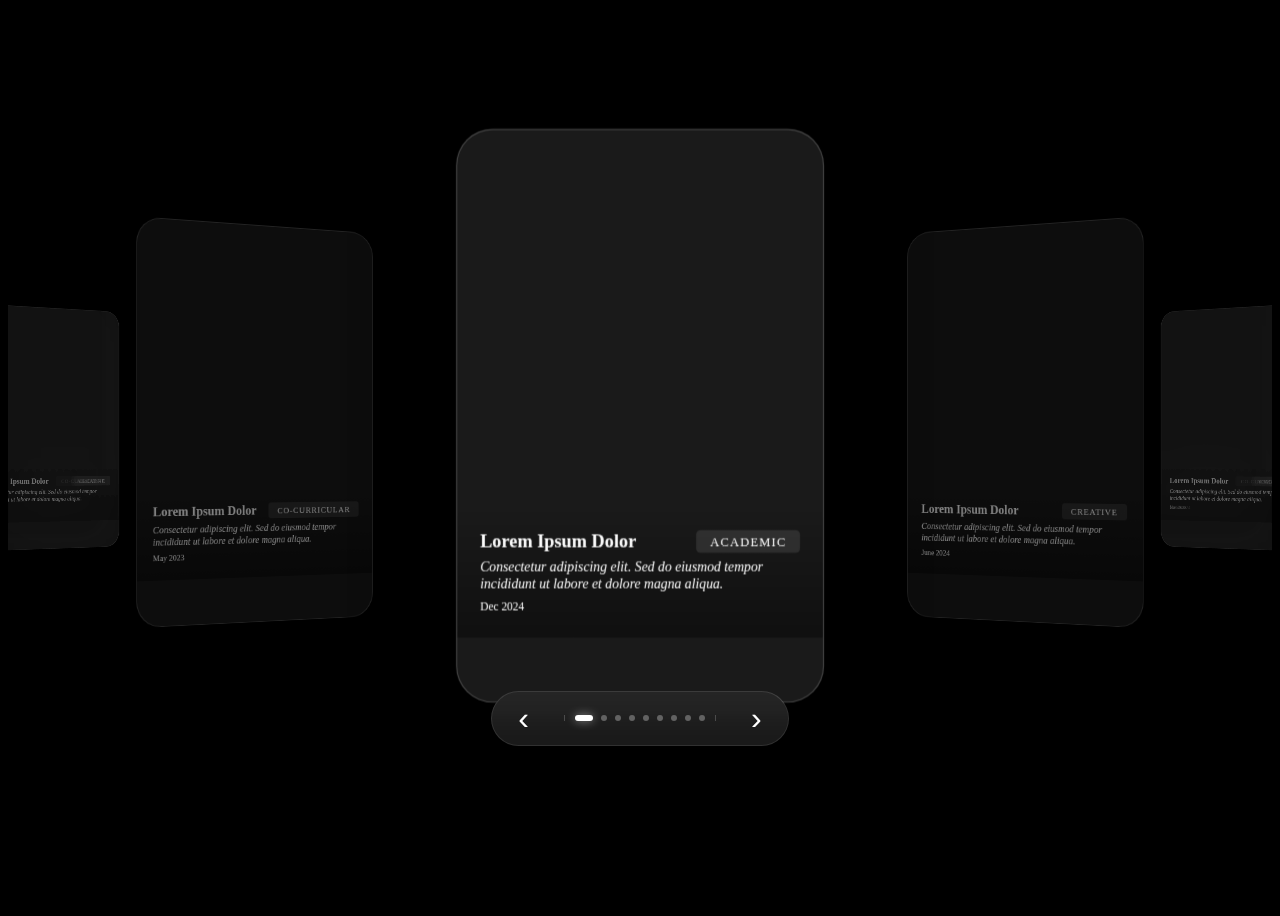
<file: index.html>
<!DOCTYPE html>
<html lang="en">
<head>
    <meta charset="UTF-8">
    <meta name="viewport" content="width=device-width, initial-scale=1.0">
    <title>Document</title>
    <link rel="stylesheet" href="style.css">
</head>
<body>
    

<div class="carousel-container">
  <div class="carousel-stage" id="carousel-stage">
    <!-- card structure defined in js for DOM Manipulation -->
  </div>

  <div class="carousel-controls">
    <button id="prev-btn" class="nav-btn">‹</button>

    <div class="pagination-indicators" id="pagination-dots">
    </div>

    <button id="next-btn" class="nav-btn">›</button>
  </div>
</div>
<script src="script.js"></script>
</body>
</html>
</file>
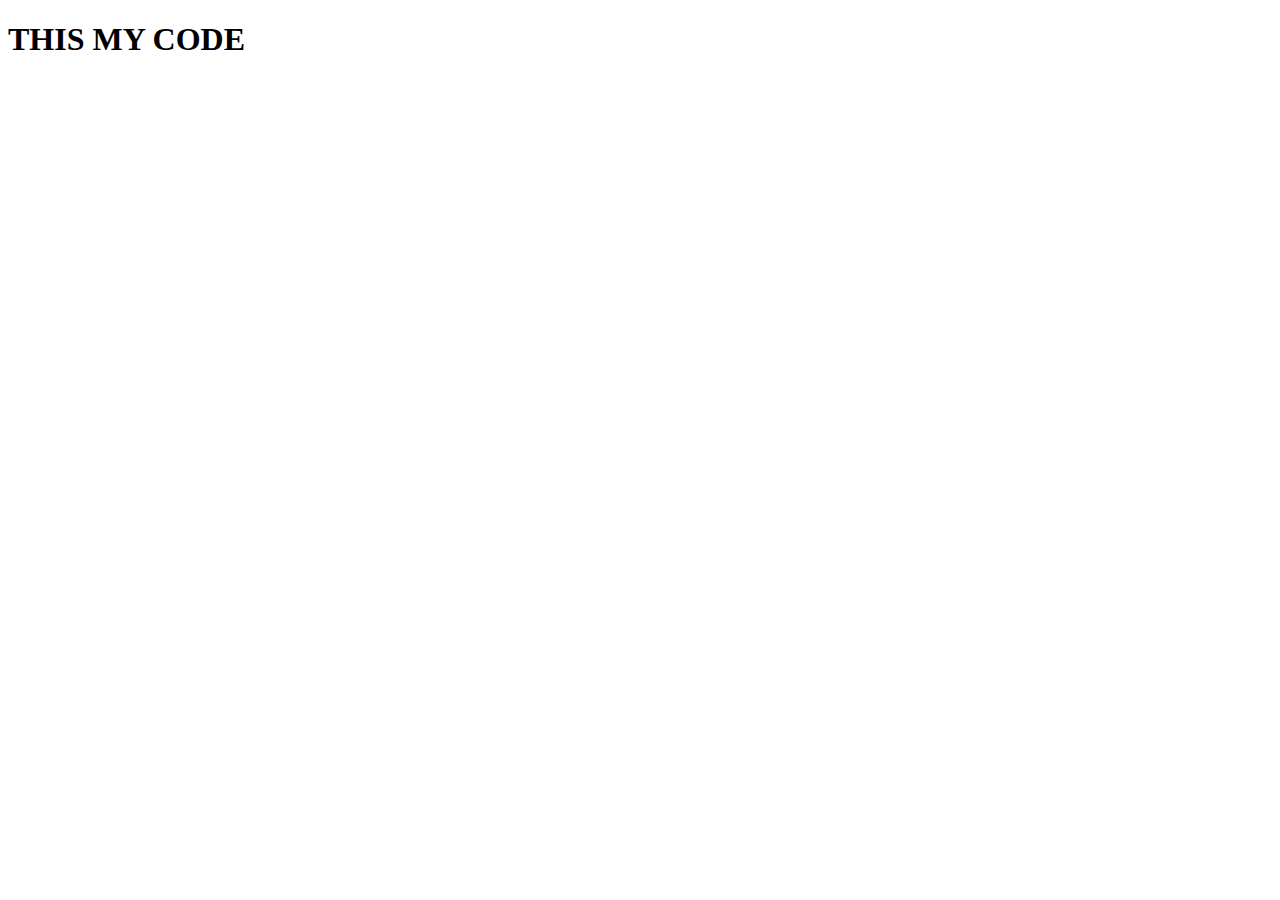
<file: catch/index.html>
<!DOCTYPE html>
<html lang="en">
<head>
    <meta charset="UTF-8">
    <meta name="viewport" content="width=device-width, initial-scale=1.0">
    <title>TEST CODE</title>
    
</head>
<body>
    <h1 THIS IS MY FIRST CODE >THIS MY CODE </h1>
</body>
</html>
</file>
<file: style.css>
:root {
  --glass: rgba(255, 255, 255, 0.1);
  --glass-border: rgba(255, 255, 255, 0.2);
  --blur: blur(20px);
  /* This variable controls the horizontal "spread" */
  --shift-x: 30vw;
}
html{ /*remove this block when integrating in your html body*/
  background: #000;
}
.carousel-container {
  display: flex;
  flex-direction: column;
  align-items: center;
  justify-content: center;
  min-height: 100vh;
  background: #000;
  perspective: 2000px; /* Increased for better depth on wide screens */
  overflow: hidden;
  color: white;
  width: 100%;
}

.carousel-stage {
  position: relative;
  width: 100vw; /* Occupy full width to allow cards to spread */
  height: 500px;
  display: flex;
  align-items: center;
  justify-content: center;
  transform-style: preserve-3d;
}

.carousel-card {
  position: absolute;
  /* Dynamic width: wider on desktop, narrower on mobile */
  width: clamp(280px, 25vw, 400px);
  height: clamp(380px, 60vh, 500px);
  background: var(--glass);
  backdrop-filter: var(--blur);
  -webkit-backdrop-filter: var(--blur);
  border: 1px solid var(--glass-border);
  border-radius: 32px;
  transition: all 0.8s cubic-bezier(0.2, 0.8, 0.2, 1);
  cursor: pointer;
  overflow: hidden;
}

/* --- 3D TRANSFORM STATES --- */

.carousel-card.active {
  transform: translate3d(0, 0, 250px) rotateY(0deg);
  z-index: 10;
  opacity: 1;
  box-shadow: 0 40px 80px rgba(0, 0, 0, 0.8);
}

.carousel-card.left {
  transform: translate3d(calc(var(--shift-x) * -1), 0, -150px) rotateY(35deg)
    scale(0.85);
  z-index: 5;
  opacity: 0.5;
}

.carousel-card.right {
  transform: translate3d(var(--shift-x), 0, -150px) rotateY(-35deg) scale(0.85);
  z-index: 5;
  opacity: 0.5;
}

.carousel-card.far-left {
  transform: translate3d(calc(var(--shift-x) * -1.8), 0, -500px) rotateY(45deg)
    scale(0.6);
  z-index: 1;
  opacity: 0.2;
}

.carousel-card.far-right {
  transform: translate3d(calc(var(--shift-x) * 1.8), 0, -500px) rotateY(-45deg)
    scale(0.6);
  z-index: 1;
  opacity: 0.2;
}

.carousel-card.hidden {
  transform: translate3d(0, 0, -1000px) scale(0.1);
  opacity: 0;
}

/* Card Inner Styling */
.card-image {
  height: 60%;
  background-size: cover;
  background-position: center;
  position: relative;
  padding: 15px;
}

.expand-badge {
  background: rgba(255, 255, 255, 0.2);
  backdrop-filter: blur(5px);
  padding: 5px 15px;
  border-radius: 20px;
  font-size: 0.8rem;
  width: fit-content;
  margin: 0 auto;
}

.card-content {
  padding: 20px;
  flex-grow: 1;
  background: linear-gradient(to bottom, transparent, rgba(0, 0, 0, 0.4));
}

.card-header {
  display: flex;
  justify-content: space-between;
  align-items: center;
  margin-bottom: 5px;
}

.card-footer{
  font-size: 12px;
}
.card-content p {
  font-size: 12px;
  font-style:italic;
  margin-top:4px;
  margin-bottom:4px;
  margin-left:0;
  margin-right:0;
}
.card-header h3 {
  margin: 0;
  font-size: 16px;
}

.tag-pill {
  background: rgba(255, 255, 255, 0.1);
  padding: 4px 12px;
  border-radius: 4px;
  font-size: 11px;
  text-transform: uppercase;
  letter-spacing: 1px;
}

/* Controls */
.carousel-controls {
  margin-top: 40px;
  display: flex;
  align-items: center;
  gap: 20px;
  background: var(--glass);
  backdrop-filter: var(--blur);
  padding: 10px 20px;
  border-radius: 50px;
  border: 1px solid var(--glass-border);
}

.nav-btn {
  background: none;
  border: none;
  color: white;
  font-size: 2rem;
  cursor: pointer;
  padding: 0 10px;
}

.user-badge {
  display: flex;
  align-items: center;
  gap: 10px;
  border-left: 1px solid var(--glass-border);
  border-right: 1px solid var(--glass-border);
  padding: 0 20px;
}

.user-badge img {
  width: 30px;
  height: 30px;
  border-radius: 50%;
}

/*Pagination : dots to track cards styling */
.pagination-indicators {
  display: flex;
  gap: 8px;
  align-items: center;
  padding: 0 10px;
  border-left: 1px solid var(--glass-border);
  border-right: 1px solid var(--glass-border);
  margin: 0 10px;
}

.dot {
  width: 6px;
  height: 6px;
  background: rgba(255, 255, 255, 0.3);
  border-radius: 50%;
  cursor: pointer;
  transition: all 0.4s cubic-bezier(0.4, 0, 0.2, 1);
}

.dot.active {
  background: #fff;
  width: 18px; /* The "pill" effect when active */
  border-radius: 10px;
  box-shadow: 0 0 10px rgba(255, 255, 255, 0.5);
}

/* Hover effect to show interactivity */
.dot:hover:not(.active) {
  background: rgba(255, 255, 255, 0.6);
  transform: scale(1.2);
}

/* Ensure the control bar grows with the number of dots */
.carousel-controls {
  min-width: fit-content;
  max-width: 90vw;
}

/* Responsive Design */

/* Desktop / Large Screens (Spread them out to 90% of screen) */
@media (min-width: 1200px) {
  :root {
    --shift-x: 32vw;
  }
}
/* Tablets */
@media (max-width: 1024px) {
  :root {
    --shift-x: 35vw;
  }
}
/* Mobile (Keep cards closer so they don't fall off screen) */
@media (max-width: 600px) {
  :root {
    --shift-x: 38vw;
  }

  .carousel-card {
    width: 75vw; /* Almost full width on mobile */
    height: 450px;
  }

  .carousel-card.left {
    transform: translate3d(-45%, 0, -250px) rotateY(45deg) scale(0.8);
  }

  .carousel-card.right {
    transform: translate3d(45%, 0, -250px) rotateY(-45deg) scale(0.8);
  }
  .pagination-indicators {
    gap: 5px;
  }
  .dot {
    width: 4px;
    height: 4px;
  }
  .dot.active {
    width: 12px;
  }
}

/* Bottom Controls */
.carousel-controls {
  margin-top: 20px;
  display: flex;
  align-items: center;
  background: rgba(255, 255, 255, 0.1);
  padding: 8px 16px;
  border-radius: 100px;
  border: 1px solid rgba(255, 255, 255, 0.1);
  gap: 15px;
}
</file>
